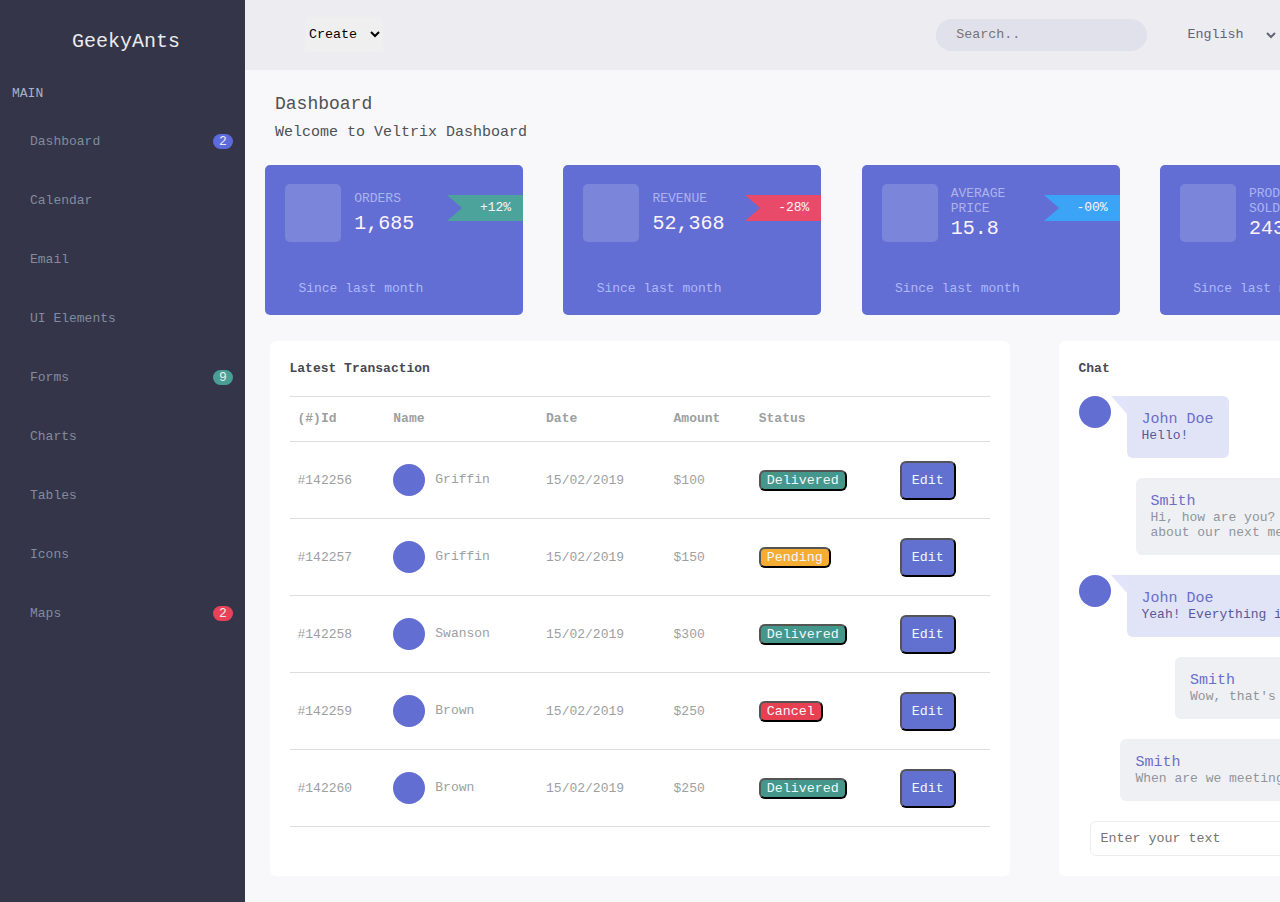
<file: index.html>
<html>
    <head>
        <title>Dashboard</title>
        <link rel="stylesheet" type="text/css" href="css/style.css">
        <link rel="stylesheet" href="https://use.fontawesome.com/releases/v5.7.2/css/all.css" integrity="sha384-fnmOCqbTlWIlj8LyTjo7mOUStjsKC4pOpQbqyi7RrhN7udi9RwhKkMHpvLbHG9Sr" crossorigin="anonymous">
    </head>
    <body>

        <div class="parent-container">

            <div class="container">

                <div class="left-div">
                    
                    <div class="logo">
                        GeekyAnts
                    </div>

                    <div class="title">
                        MAIN
                    </div>

                    <div class="side-links">
                        <ul>
                            <li>
                                <span>
                                    <i class="fa fa-home" aria-hidden="true"></i>
                                    Dashboard
                                </span>
                                <span class="not-dot" style="background-color: #5d6adc; color: #EAEBED;">2</span>
                            </li> 
                            <li>
                                <span>
                                    <i class="fa fa-calendar" aria-hidden="true"></i>
                                    Calendar
                                </span>
                                
                            </li>
                            <li>
                                <span>
                                    <i class="fa fa-envelope" aria-hidden="true"></i>
                                    Email
                                </span>
                                <span class="not-dot"> 
                                    <i class="fa fa-chevron-right" aria-hidden="true"></i>
                                </span>
                            </li>
                            <li>
                                <span>
                                    <i class="fa fa-cube" aria-hidden="true"></i>
                                    UI Elements
                                </span>
                                <span class="not-dot">
                                    <i class="fa fa-chevron-right" aria-hidden="true"></i>
                                </span>
                            </li>
                            <li>
                                <span>
                                    <i class="fa fa-sticky-note" aria-hidden="true"></i>
                                    Forms
                                </span>
                                <span class="not-dot" style="background-color: #499e95; color: #EAEBED;">9</span>
                            </li>
                            <li>
                                <span>
                                    <i class="fa fa-clock" aria-hidden="true"></i>
                                    Charts
                                </span>
                                <span class="not-dot">
                                    <i class="fa fa-chevron-right" aria-hidden="true"></i>
                                </span>
                            </li>
                            <li>
                                <span>
                                    <i class="fa fa-th-large" aria-hidden="true"></i>
                                    Tables
                                </span>
                                <span class="not-dot">
                                    <i class="fa fa-chevron-right" aria-hidden="true"></i>
                                </span>
                            </li>
                            <li>
                                <span>
                                    <i class="fa fa-smile" aria-hidden="true"></i>
                                    Icons
                                </span>
                                <span class="not-dot">
                                    <i class="fa fa-chevron-right" aria-hidden="true"></i>
                                </span>
                            </li>
                            <li>
                                <span>
                                    <i class="fa fa-map-marker" aria-hidden="true"></i>
                                    Maps
                                </span>
                                <span class="not-dot" style="background-color: #e94258; color: #EAEBED;">2</span>
                            </li>
                        </ul>
                    </div>

                </div>

                <div class="right-div">

                    <div class="header">
                        
                        <div class="left-sub-div">

                            <div class="ham">
                                <i class="fa fa-bars" aria-hidden="true"></i>
                            </div>

                            <div class="dropdown">
                                <form>
                                    <select name="action">
                                        <option value="volvo">Create</option>
                                        <option value="saab">Delete</option>
                                    </select>
                                </form>
                            </div>

                        </div>

                        <div class="right-sub-div">

                            <div class="profile-icon">
                                <i class="fa fa-user" aria-hidden="true"></i>
                            </div>

                            <div class="notification">
                                <i class="fa fa-bell"></i>
                            </div>

                            <div class="notification">
                                <i class="fa fa-arrows-alt"></i>
                            </div>

                            <div class="dropdown-lang">
                                <form>
                                    <select name="action">
                                        <option style="background-image: url('images/usa_flag.png'); " value="volvo">English</option>
                                        <option style="background-image: url('')" value="saab">Hindi</option>
                                    </select>
                                </form>
                            </div>

                            <div class="search-bar">
                                <form>
                                    <input type="text" placeholder="Search.." height="32px"> 
                                    <span class="fa fa-search"></span>  
                                </form> 
                            </div>

                        </div>

                    </div>

                    <div class="content">

                        <div class="content-heading">
                            <div class="left-content">
                                <p class="head-main">Dashboard</p>
                                <p class="head-sub" style="font-size: 15px;">Welcome to Veltrix Dashboard</p>
                            </div>

                            <div class="right-content" style="margin-right: 20px;">
                                <button type="button"><i class="fa fa-cog" aria-hidden="true"></i>Settings</button>
                            </div>
                            
                        </div>


                        <div class="card-div">
                            <div class="card">
                                <div class="upper-stat">
                                    
                                    <div class="card-left">
                                        <div class="card-icon" style="color: #fcf3fb; font-size: 30px;">
                                            <i class="fa fa-file" aria-hidden="true"></i>
                                        </div>

                                        <div class="order-stat">
                                            <div style="color: #adb3ef;">
                                                ORDERS
                                            </div>
                                            <div style="font-size:20px;">
                                                1,685
                                            </div>
                                        </div>
                                    </div>

                                    <div class="trend-stat">
                                        <div class="ribbon">
                                            <div class="triangle"></div>
                                            <div style="margin-right: 12px;">+12%</div>    
                                        </div>

                                        <div class="arrow" style="color: #4ca39b;">
                                            <i class="fa fa-arrow-up" aria-hidden="true"></i>
                                        </div>
                                    </div>

                                </div>
                                <div class="lower-stat">
                                    
                                    <div class="timeline">
                                        Since last month
                                    </div>

                                    <div class="arrow-right" style="font-size: 14px;">
                                        <i class="fa fa-arrow-right" aria-hidden="true"></i>
                                    </div>

                                </div>
                            </div>
                            <div class="card">
                                <div class="upper-stat">
                                    
                                    <div class="card-left">
                                        <div class="card-icon" style="color: #fcf3fb; font-size: 30px;">
                                            <i class="fa fa-credit-card" aria-hidden="true"></i>
                                        </div>

                                        <div class="order-stat">
                                            <div style="color: #adb3ef;">
                                                REVENUE
                                            </div>
                                            <div style="font-size:20px;">
                                                52,368
                                            </div>
                                        </div>
                                    </div>

                                    <div class="trend-stat">
                                        <div class="ribbon" style="background-color: #e94a69;">
                                            <div class="triangle"></div>
                                            <div style="margin-right: 12px;">-28% </div>
                                        </div>

                                        <div class="arrow" style="color: #e94a69;">
                                            <i class="fa fa-arrow-down" aria-hidden="true"></i>
                                        </div>
                                    </div>

                                </div>
                                <div class="lower-stat">
                                    
                                    <div class="timeline">
                                        Since last month
                                    </div>

                                    <div class="arrow-right" style="font-size: 14px;">
                                        <i class="fa fa-arrow-right" aria-hidden="true"></i>
                                    </div>

                                </div>
                            </div>
                            <div class="card">
                                <div class="upper-stat">
                                    
                                    <div class="card-left">
                                        <div class="card-icon" style="color: #fcf3fb; font-size: 30px;">
                                            <i class="fa fa-percent" aria-hidden="true"></i>
                                        </div>

                                        <div class="order-stat">
                                            <div class="order-stat-head" style="color: #adb3ef;">
                                                AVERAGE PRICE
                                            </div>
                                            <div style="font-size:20px;">
                                                15.8
                                            </div>
                                        </div>
                                    </div>

                                    <div class="trend-stat">
                                        <div class="ribbon" style="background-color: #3ba4f7;">
                                            <div class="triangle"></div>
                                            <div style="margin-right: 12px;">-00% </div>   
                                        </div>

                                        <div class="arrow" style="color: #4ca39b;">
                                            <i class="fa fa-arrow-up" aria-hidden="true"></i>
                                        </div>
                                    </div>

                                </div>
                                <div class="lower-stat">
                                    
                                    <div class="timeline">
                                        Since last month
                                    </div>

                                    <div class="arrow-right" style="font-size: 14px;">
                                        <i class="fa fa-arrow-right" aria-hidden="true"></i>
                                    </div>

                                </div>
                            </div>
                            <div class="card">
                                <div class="upper-stat">
                                    
                                    <div class="card-left">
                                        <div class="card-icon" style="color: #fcf3fb; font-size: 30px;">
                                            <i class="fa fa-briefcase" aria-hidden="true"></i>
                                        </div>

                                        <div class="order-stat">
                                            <div style="color: #adb3ef;">
                                                PRODUCT SOLD
                                            </div>
                                            <div style="font-size:20px;">
                                                2436
                                            </div>
                                        </div>
                                    </div>

                                    <div class="trend-stat">
                                        <div class="ribbon" style="background-color: #f5d433;">
                                            <div class="triangle"></div>
                                            <div style="margin-right: 12px;">+84% </div>    
                                        </div>

                                        <div class="arrow" style="color: #4ca39b;">
                                            <i class="fa fa-arrow-up" aria-hidden="true"></i>
                                        </div>
                                    </div>

                                </div>
                                <div class="lower-stat">
                                    
                                    <div class="timeline">
                                        Since last month
                                    </div>

                                    <div class="arrow-right" style="font-size: 14px;">
                                        <i class="fa fa-arrow-right" aria-hidden="true"></i>
                                    </div>

                                </div>
                            </div>
                        </div>

                        <div class="bottom-div">
                            
                            <div class="transaction">
                                <span class="head">Latest Transaction</span>
                                <div class="transaction-table">
                                    <table>
                                        <tr>
                                            <th>(#)Id</th>
                                            <th>Name</th>
                                            <th>Date</th>
                                            <th>Amount</th>
                                            <th>Status</th>
                                            <th></th>
                                        </tr>
                                        <tr>
                                            <td>#142256</td>
                                            <td class="name-col">
                                                <div class="profile-icon name-icon">
                                                    <i class="fa fa-user" aria-hidden="true"></i>
                                                </div>
                                                Griffin
                                            </td>
                                            <td>15/02/2019</td>
                                            <td>$100</td>
                                            <td><button style="background-color: #46978b; border-radius: 6px;">Delivered</button></td>
                                            <td><button class="table-button">Edit</button></td>
                                        </tr>
                                        <tr>
                                            <td>#142257</td>
                                            <td class="name-col">
                                                <div class="profile-icon name-icon">
                                                    <i class="fa fa-user" aria-hidden="true"></i>
                                                </div>
                                                Griffin
                                            </td>
                                            <td>15/02/2019</td>
                                            <td>$150</td>
                                            <td><button style="background-color: #f4ac33; border-radius: 6px;">Pending</button></td>
                                            <td><button class="table-button">Edit</button></td>
                                        </tr>
                                        <tr>
                                            <td>#142258</td>
                                            <td class="name-col">
                                                <div class="profile-icon name-icon">
                                                    <i class="fa fa-user" aria-hidden="true"></i>
                                                </div>
                                                Swanson
                                            </td>
                                            <td>15/02/2019</td>
                                            <td>$300</td>
                                            <td><button style="background-color: #46978b; border-radius: 6px;">Delivered</button></td>
                                            <td><button class="table-button">Edit</button></td>
                                        </tr>
                                        <tr>
                                            <td>#142259</td>
                                            <td class="name-col">
                                                <div class="profile-icon name-icon">
                                                    <i class="fa fa-user" aria-hidden="true"></i>
                                                </div>
                                                Brown
                                            </td>
                                            <td>15/02/2019</td>
                                            <td>$250</td>
                                            <td><button style="background-color: #e64053; border-radius: 6px;">Cancel</button></td>
                                            <td><button class="table-button">Edit</button></td>
                                        </tr>
                                        <tr>
                                            <td>#142260</td>
                                            <td class="name-col">
                                                <div class="profile-icon name-icon">
                                                    <i class="fa fa-user" aria-hidden="true"></i>
                                                </div>
                                                Brown
                                            </td>
                                            <td>15/02/2019</td>
                                            <td>$250</td>
                                            <td><button style="background-color: #46978b; border-radius: 6px;;">Delivered</button></td>
                                            <td><button class="table-button">Edit</button></td>
                                        </tr>
                                    </table>
                                </div>
                            </div>

                            <div class="chat">
                                <span class="head">Chat</span>
                                <div class="chat-area">
                                    
                                    <div class="chat-user-1">
                                        <div class="profile-icon">
                                            <i class="fa fa-user" aria-hidden="true"></i>
                                        </div>

                                        <div class="chat-triangle-right"></div>

                                        <div class="chat-text chat-text-left">
                                            <span class="chat-user-name">
                                                John Doe
                                            </span>
                                            <div class="chat-msg">
                                                Hello!
                                            </div>
                                        </div>
                                    </div>

                                    <div class="chat-user-2">
                                        <div class="profile-icon">
                                            <i class="fa fa-user" aria-hidden="true"></i>
                                        </div>
                                        
                                        <div class="chat-triangle-left"></div>

                                        <div class="chat-text chat-text-right" style="width: 180px;">
                                            <span class="chat-user-name">
                                                Smith
                                            </span>
                                            <div class="chat-msg">
                                                Hi, how are you? What about our next meeting?
                                            </div>
                                        </div>
                                    </div>

                                    <div class="chat-user-1">
                                        <div class="profile-icon">
                                            <i class="fa fa-user" aria-hidden="true"></i>
                                        </div>

                                        <div class="chat-triangle-right"></div>

                                        <div class="chat-text chat-text-left">
                                            <span class="chat-user-name">
                                                John Doe
                                            </span>
                                            <div class="chat-msg">
                                                Yeah! Everything is fine.
                                            </div>
                                        </div>
                                    </div>

                                    <div class="chat-user-2">
                                        <div class="profile-icon">
                                            <i class="fa fa-user" aria-hidden="true"></i>
                                        </div>

                                        <div class="chat-triangle-left"></div>

                                        <div class="chat-text chat-text-right">
                                            <span class="chat-user-name">
                                                Smith
                                            </span>
                                            <div class="chat-msg">
                                                Wow, that's great!
                                            </div>
                                        </div>
                                    </div>

                                    <div class="chat-user-2">
                                        <div class="profile-icon">
                                            <i class="fa fa-user" aria-hidden="true"></i>
                                        </div>

                                        <div class="chat-triangle-left"></div>

                                        <div class="chat-text chat-text-right">
                                            <span class="chat-user-name">
                                                Smith
                                            </span>
                                            <div class="chat-msg">
                                                When are we meeting then?
                                            </div>
                                        </div>
                                    </div>

                                </div>
                                <div class="chat-box">
                                    <form>
                                        <input type="text" placeholder="Enter your text">
                                        <button type="button">Send</button>
                                    </form>
                                </div>
                            </div>  

                        </div>

                    </div>

                </div>

            </div>
            
        </div>

    </body>
</html>
</file>
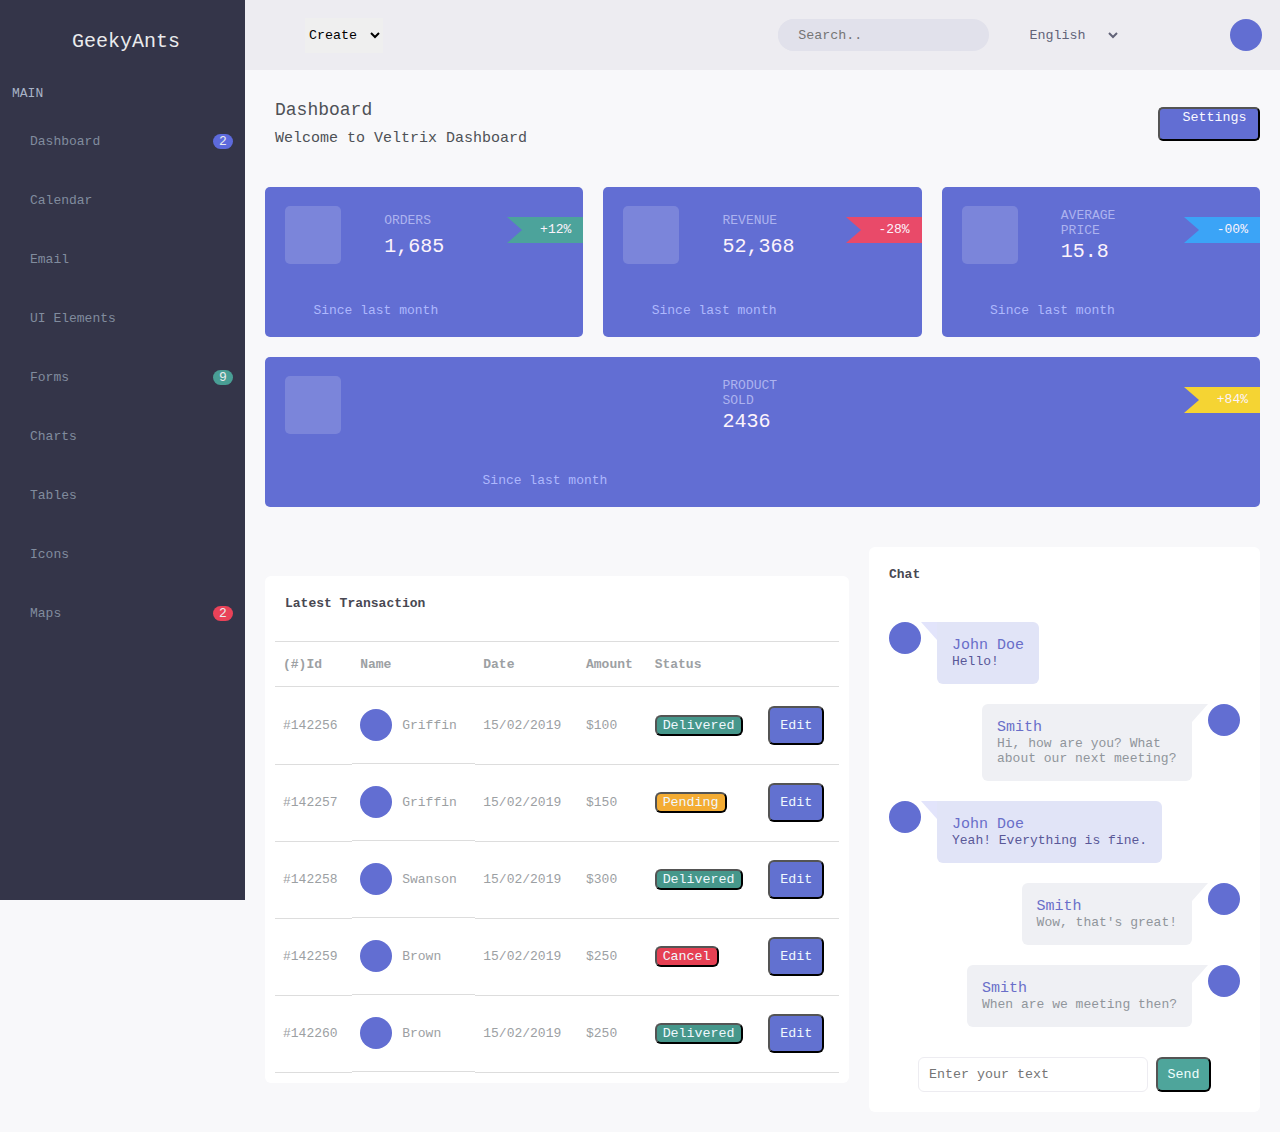
<file: UI/index.html>
<html>
    <head>
        <title>Dashboard</title>
        <link rel="stylesheet" type="text/css" href="css/style.css">
        <link rel="stylesheet" href="https://use.fontawesome.com/releases/v5.7.2/css/all.css" integrity="sha384-fnmOCqbTlWIlj8LyTjo7mOUStjsKC4pOpQbqyi7RrhN7udi9RwhKkMHpvLbHG9Sr" crossorigin="anonymous">
    </head>
    <body>

        <div class="parent-container">

            <div class="container">

                <div class="left-div">
                    
                    <div class="logo">
                        GeekyAnts
                    </div>

                    <div class="title">
                        MAIN
                    </div>

                    <div class="side-links">
                        <ul>
                            <li>
                                <span>
                                    <i class="fa fa-home" aria-hidden="true"></i>
                                    Dashboard
                                </span>
                                <span class="not-dot" style="background-color: #5d6adc; color: #EAEBED;">2</span>
                            </li> 
                            <li>
                                <span>
                                    <i class="fa fa-calendar" aria-hidden="true"></i>
                                    Calendar
                                </span>
                                
                            </li>
                            <li>
                                <span>
                                    <i class="fa fa-envelope" aria-hidden="true"></i>
                                    Email
                                </span>
                                <span class="not-dot"> 
                                    <i class="fa fa-chevron-right" aria-hidden="true"></i>
                                </span>
                            </li>
                            <li>
                                <span>
                                    <i class="fa fa-cube" aria-hidden="true"></i>
                                    UI Elements
                                </span>
                                <span class="not-dot">
                                    <i class="fa fa-chevron-right" aria-hidden="true"></i>
                                </span>
                            </li>
                            <li>
                                <span>
                                    <i class="fa fa-sticky-note" aria-hidden="true"></i>
                                    Forms
                                </span>
                                <span class="not-dot" style="background-color: #499e95; color: #EAEBED;">9</span>
                            </li>
                            <li>
                                <span>
                                    <i class="fa fa-clock" aria-hidden="true"></i>
                                    Charts
                                </span>
                                <span class="not-dot">
                                    <i class="fa fa-chevron-right" aria-hidden="true"></i>
                                </span>
                            </li>
                            <li>
                                <span>
                                    <i class="fa fa-th-large" aria-hidden="true"></i>
                                    Tables
                                </span>
                                <span class="not-dot">
                                    <i class="fa fa-chevron-right" aria-hidden="true"></i>
                                </span>
                            </li>
                            <li>
                                <span>
                                    <i class="fa fa-smile" aria-hidden="true"></i>
                                    Icons
                                </span>
                                <span class="not-dot">
                                    <i class="fa fa-chevron-right" aria-hidden="true"></i>
                                </span>
                            </li>
                            <li>
                                <span>
                                    <i class="fa fa-map-marker" aria-hidden="true"></i>
                                    Maps
                                </span>
                                <span class="not-dot" style="background-color: #e94258; color: #EAEBED;">2</span>
                            </li>
                        </ul>
                    </div>

                </div>

                <div class="right-div">

                    <div class="header">
                        
                        <div class="left-sub-div">

                            <div class="ham">
                                <i class="fa fa-bars" aria-hidden="true"></i>
                            </div>

                            <div class="dropdown">
                                <form>
                                    <select name="action">
                                        <option value="volvo">Create</option>
                                        <option value="saab">Delete</option>
                                    </select>
                                </form>
                            </div>

                        </div>

                        <div class="right-sub-div">

                            <div class="profile-icon">
                                <i class="fa fa-user" aria-hidden="true"></i>
                            </div>

                            <div class="notification">
                                <i class="fa fa-bell"></i>
                            </div>

                            <div class="notification">
                                <i class="fa fa-arrows-alt"></i>
                            </div>

                            <div class="dropdown-lang">
                                <form>
                                    <select name="action">
                                        <option style="background-image: url('images/usa_flag.png'); " value="volvo">English</option>
                                        <option style="background-image: url('')" value="saab">Hindi</option>
                                    </select>
                                </form>
                            </div>

                            <div class="search-bar">
                                <form>
                                    <input type="text" placeholder="Search.." height="32px"> 
                                    <span class="fa fa-search"></span>  
                                </form> 
                            </div>

                        </div>

                    </div>

                    <div class="content">   

                        <div class="content-heading">
                            <div class="left-content">
                                <p class="head-main">Dashboard</p>
                                <p class="head-sub" style="font-size: 15px;">Welcome to Veltrix Dashboard</p>
                            </div>

                            <div class="right-content" style="margin-right: 20px;">
                                <button type="button"><i class="fa fa-cog" aria-hidden="true"></i>Settings</button>
                            </div>
                            
                        </div>


                        <div class="card-div">
                            <div class="card">
                                <div class="upper-stat">
                                    
                                    <div class="card-left">
                                        <div class="card-icon" style="color: #fcf3fb; font-size: 30px;">
                                            <i class="fa fa-file" aria-hidden="true"></i>
                                        </div>

                                        <div class="order-stat">
                                            <div style="color: #adb3ef;">
                                                ORDERS
                                            </div>
                                            <div style="font-size:20px;">
                                                1,685
                                            </div>
                                        </div>
                                    </div>

                                    <div class="trend-stat">
                                        <div class="ribbon">
                                            <div class="triangle"></div>
                                            <div style="margin-right: 12px;">+12%</div>    
                                        </div>

                                        <div class="arrow" style="color: #4ca39b;">
                                            <i class="fa fa-arrow-up" aria-hidden="true"></i>
                                        </div>
                                    </div>

                                </div>
                                <div class="lower-stat">
                                    
                                    <div class="timeline">
                                        Since last month
                                    </div>

                                    <div class="arrow-right" style="font-size: 14px;">
                                        <i class="fa fa-arrow-right" aria-hidden="true"></i>
                                    </div>

                                </div>
                            </div>
                            <div class="card">
                                <div class="upper-stat">
                                    
                                    <div class="card-left">
                                        <div class="card-icon" style="color: #fcf3fb; font-size: 30px;">
                                            <i class="fa fa-credit-card" aria-hidden="true"></i>
                                        </div>

                                        <div class="order-stat">
                                            <div style="color: #adb3ef;">
                                                REVENUE
                                            </div>
                                            <div style="font-size:20px;">
                                                52,368
                                            </div>
                                        </div>
                                    </div>

                                    <div class="trend-stat">
                                        <div class="ribbon" style="background-color: #e94a69;">
                                            <div class="triangle"></div>
                                            <div style="margin-right: 12px;">-28% </div>
                                        </div>

                                        <div class="arrow" style="color: #e94a69;">
                                            <i class="fa fa-arrow-down" aria-hidden="true"></i>
                                        </div>
                                    </div>

                                </div>
                                <div class="lower-stat">
                                    
                                    <div class="timeline">
                                        Since last month
                                    </div>

                                    <div class="arrow-right" style="font-size: 14px;">
                                        <i class="fa fa-arrow-right" aria-hidden="true"></i>
                                    </div>

                                </div>
                            </div>
                            <div class="card">
                                <div class="upper-stat">
                                    
                                    <div class="card-left">
                                        <div class="card-icon" style="color: #fcf3fb; font-size: 30px;">
                                            <i class="fa fa-percent" aria-hidden="true"></i>
                                        </div>

                                        <div class="order-stat">
                                            <div class="order-stat-head" style="color: #adb3ef;">
                                                AVERAGE PRICE
                                            </div>
                                            <div style="font-size:20px;">
                                                15.8
                                            </div>
                                        </div>
                                    </div>

                                    <div class="trend-stat">
                                        <div class="ribbon" style="background-color: #3ba4f7;">
                                            <div class="triangle"></div>
                                            <div style="margin-right: 12px;">-00% </div>   
                                        </div>

                                        <div class="arrow" style="color: #4ca39b;">
                                            <i class="fa fa-arrow-up" aria-hidden="true"></i>
                                        </div>
                                    </div>

                                </div>
                                <div class="lower-stat">
                                    
                                    <div class="timeline">
                                        Since last month
                                    </div>

                                    <div class="arrow-right" style="font-size: 14px;">
                                        <i class="fa fa-arrow-right" aria-hidden="true"></i>
                                    </div>

                                </div>
                            </div>
                            <div class="card">
                                <div class="upper-stat">
                                    
                                    <div class="card-left">
                                        <div class="card-icon" style="color: #fcf3fb; font-size: 30px;">
                                            <i class="fa fa-briefcase" aria-hidden="true"></i>
                                        </div>

                                        <div class="order-stat">
                                            <div style="color: #adb3ef;">
                                                PRODUCT SOLD
                                            </div>
                                            <div style="font-size:20px;">
                                                2436
                                            </div>
                                        </div>
                                    </div>

                                    <div class="trend-stat">
                                        <div class="ribbon" style="background-color: #f5d433;">
                                            <div class="triangle"></div>
                                            <div style="margin-right: 12px;">+84% </div>    
                                        </div>

                                        <div class="arrow" style="color: #4ca39b;">
                                            <i class="fa fa-arrow-up" aria-hidden="true"></i>
                                        </div>
                                    </div>

                                </div>
                                <div class="lower-stat">
                                    
                                    <div class="timeline">
                                        Since last month
                                    </div>

                                    <div class="arrow-right" style="font-size: 14px;">
                                        <i class="fa fa-arrow-right" aria-hidden="true"></i>
                                    </div>

                                </div>
                            </div>
                        </div>

                        <div class="bottom-div">
                            
                            <div class="transaction">
                                <span class="head">Latest Transaction</span>
                                <div class="transaction-table">
                                    <table>
                                        <tr>
                                            <th>(#)Id</th>
                                            <th>Name</th>
                                            <th>Date</th>
                                            <th>Amount</th>
                                            <th>Status</th>
                                            <th></th>
                                        </tr>
                                        <tr>
                                            <td>#142256</td>
                                            <td class="name-col">
                                                <div class="profile-icon name-icon">
                                                    <i class="fa fa-user" aria-hidden="true"></i>
                                                </div>
                                                Griffin
                                            </td>
                                            <td>15/02/2019</td>
                                            <td>$100</td>
                                            <td><button style="background-color: #46978b; border-radius: 6px;">Delivered</button></td>
                                            <td><button class="table-button">Edit</button></td>
                                        </tr>
                                        <tr>
                                            <td>#142257</td>
                                            <td class="name-col">
                                                <div class="profile-icon name-icon">
                                                    <i class="fa fa-user" aria-hidden="true"></i>
                                                </div>
                                                Griffin
                                            </td>
                                            <td>15/02/2019</td>
                                            <td>$150</td>
                                            <td><button style="background-color: #f4ac33; border-radius: 6px;">Pending</button></td>
                                            <td><button class="table-button">Edit</button></td>
                                        </tr>
                                        <tr>
                                            <td>#142258</td>
                                            <td class="name-col">
                                                <div class="profile-icon name-icon">
                                                    <i class="fa fa-user" aria-hidden="true"></i>
                                                </div>
                                                Swanson
                                            </td>
                                            <td>15/02/2019</td>
                                            <td>$300</td>
                                            <td><button style="background-color: #46978b; border-radius: 6px;">Delivered</button></td>
                                            <td><button class="table-button">Edit</button></td>
                                        </tr>
                                        <tr>
                                            <td>#142259</td>
                                            <td class="name-col">
                                                <div class="profile-icon name-icon">
                                                    <i class="fa fa-user" aria-hidden="true"></i>
                                                </div>
                                                Brown
                                            </td>
                                            <td>15/02/2019</td>
                                            <td>$250</td>
                                            <td><button style="background-color: #e64053; border-radius: 6px;">Cancel</button></td>
                                            <td><button class="table-button">Edit</button></td>
                                        </tr>
                                        <tr>
                                            <td>#142260</td>
                                            <td class="name-col">
                                                <div class="profile-icon name-icon">
                                                    <i class="fa fa-user" aria-hidden="true"></i>
                                                </div>
                                                Brown
                                            </td>
                                            <td>15/02/2019</td>
                                            <td>$250</td>
                                            <td><button style="background-color: #46978b; border-radius: 6px;;">Delivered</button></td>
                                            <td><button class="table-button">Edit</button></td>
                                        </tr>
                                    </table>
                                </div>
                            </div>

                            <div class="chat">
                                <span class="head">Chat</span>
                                <div class="chat-area">
                                    
                                    <div class="chat-user-1">
                                        <div class="profile-icon">
                                            <i class="fa fa-user" aria-hidden="true"></i>
                                        </div>

                                        <div class="chat-triangle-right"></div>

                                        <div class="chat-text chat-text-left">
                                            <span class="chat-user-name">
                                                John Doe
                                            </span>
                                            <div class="chat-msg">
                                                Hello!
                                            </div>
                                        </div>
                                    </div>

                                    <div class="chat-user-2">
                                        <div class="profile-icon">
                                            <i class="fa fa-user" aria-hidden="true"></i>
                                        </div>
                                        
                                        <div class="chat-triangle-left"></div>

                                        <div class="chat-text chat-text-right" style="width: 180px;">
                                            <span class="chat-user-name">
                                                Smith
                                            </span>
                                            <div class="chat-msg">
                                                Hi, how are you? What about our next meeting?
                                            </div>
                                        </div>
                                    </div>

                                    <div class="chat-user-1">
                                        <div class="profile-icon">
                                            <i class="fa fa-user" aria-hidden="true"></i>
                                        </div>

                                        <div class="chat-triangle-right"></div>

                                        <div class="chat-text chat-text-left">
                                            <span class="chat-user-name">
                                                John Doe
                                            </span>
                                            <div class="chat-msg">
                                                Yeah! Everything is fine.
                                            </div>
                                        </div>
                                    </div>

                                    <div class="chat-user-2">
                                        <div class="profile-icon">
                                            <i class="fa fa-user" aria-hidden="true"></i>
                                        </div>

                                        <div class="chat-triangle-left"></div>

                                        <div class="chat-text chat-text-right">
                                            <span class="chat-user-name">
                                                Smith
                                            </span>
                                            <div class="chat-msg">
                                                Wow, that's great!
                                            </div>
                                        </div>
                                    </div>

                                    <div class="chat-user-2">
                                        <div class="profile-icon">
                                            <i class="fa fa-user" aria-hidden="true"></i>
                                        </div>

                                        <div class="chat-triangle-left"></div>

                                        <div class="chat-text chat-text-right">
                                            <span class="chat-user-name">
                                                Smith
                                            </span>
                                            <div class="chat-msg">
                                                When are we meeting then?
                                            </div>
                                        </div>
                                    </div>

                                </div>
                                <div class="chat-box">
                                    <form>
                                        <input type="text" placeholder="Enter your text">
                                        <button type="button">Send</button>
                                    </form>
                                </div>
                            </div>  

                        </div>

                    </div> 

                </div>

            </div>
            
        </div>

    </body>
</html>
</file>
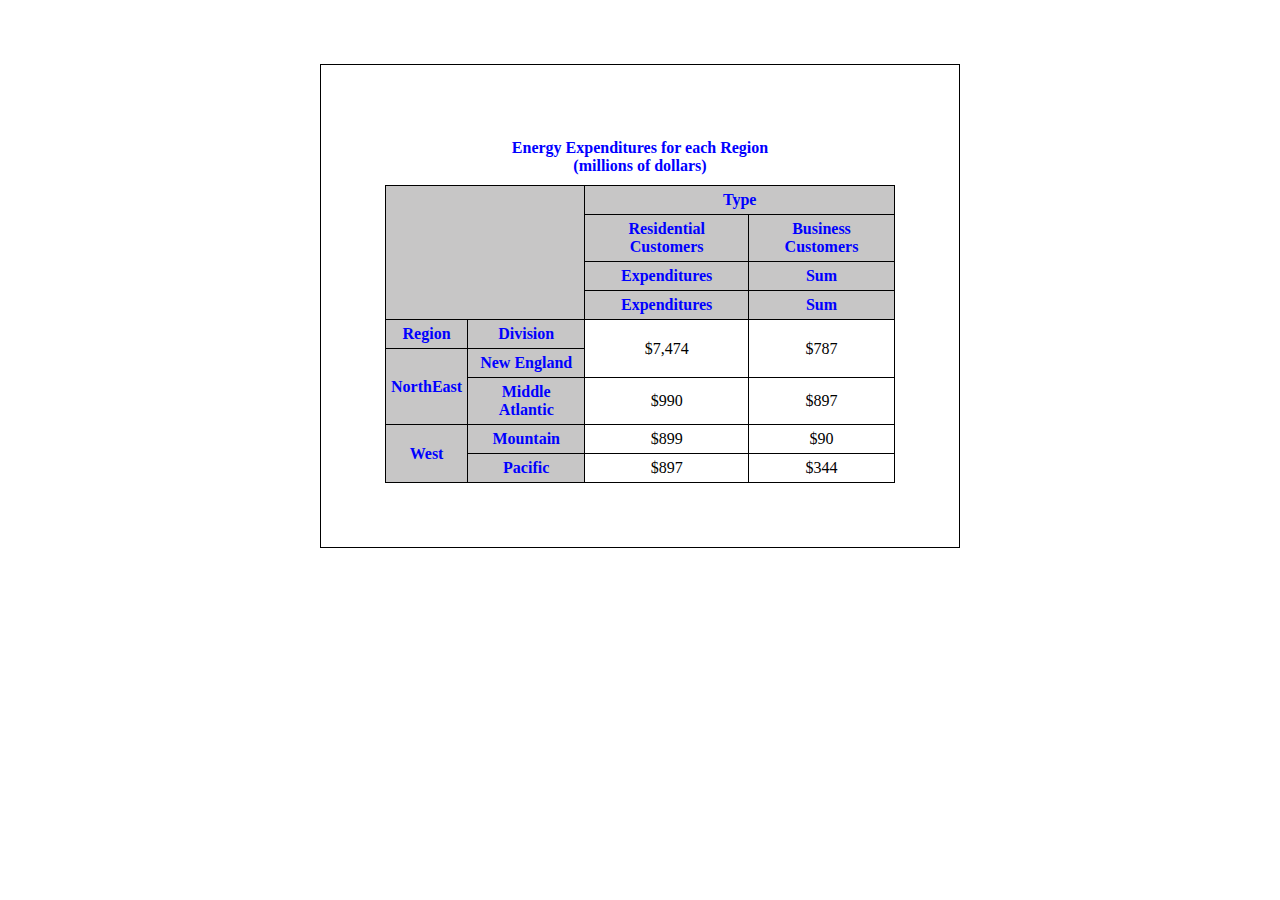
<file: UI/table.html>
<html>
    <head>
        <title>Table</title>

        <style>

            body{
                margin: 0px;
            }
            
            .wrapper{
                border: 1px solid black;
                background-color: white;
                width: fit-content;
                padding: 5%;
                position: absolute;
                margin: 5% 25%;
            }

            table{
                border-collapse: collapse;
            }

            table td{
                padding: 5px;
                border: 1px black solid;
            }

            td{
                text-align: center;
            }

            tr{
                padding: 5px;
            }

            .thead{
                text-align: center;
                padding: 2%;
                color: blue;
                font-weight: bold;
            }

            th{
                color: blue;
                background-color: #C7C6C6;
                border: 1px black solid;
            }

        </style>

    </head>

    <body>

        <div class="wrapper">
            <div class="thead">Energy Expenditures for each Region <br> (millions of dollars)</div>
            <table border="1px" cellpadding="5px"> 
                <tr>
                    <th rowspan="4" colspan="2"></th>
                    <th colspan="2">Type</th>
                </tr>
                <tr>
                    <th>Residential Customers</th>
                    <th></td>Business Customers</th>
                </tr>
                <tr>
                    <th>Expenditures</th>
                    <th>Sum</th>
                </tr>
                <tr>
                    <th>Expenditures</th>
                    <th>Sum</th>
                </tr>
                <tr>
                    <th>Region</th>
                    <th>Division</th>
                    <td rowspan="2">$7,474</td>
                    <td rowspan="2">$787</td>
                </tr>
                <tr>
                    <th rowspan="2">NorthEast</th>
                    <th>New England</th>
                    
                </tr>
                <tr>
                    <th>Middle Atlantic</th>
                    <td>$990</td>
                    <td>$897</td>
                </tr>
                <tr>
                    <th rowspan="2">West</th>
                    <th>Mountain</th>
                    <td>$899</td>
                    <td>$90</td>
                </tr>
                <tr>
                    <th>Pacific</th>
                    <td>$897</td>
                    <td>$344</td>
                </tr>
            </table>
        </div>

    </body>
</html>
</file>
<file: css/style.css>
*{
    font-family: monospace;
}

body{
    margin: 0%;
}

.container{
    display: flex;
    flex-direction: row;
}

.left-div{
    width: 245px;
    height: 902px;
    background-color: #343549;
    display: flex;
    flex-direction: column;
}

.right-div{
    width: 1193px;
    height: 902px;
    display: flex;
    flex-direction: column;
}

.header{
    background-color: #EDECF1;
    height: 70px;
    display: flex;
    flex-direction: row;
    justify-content: space-between;
    
}

.content{
    background-color: #F8F8FA;
    height: 833px;
    display: flex;
    flex-direction: column;
}

.content-heading{
    height: 95px;
    width: 1193px;
    display: flex;
    flex-direction: row;
    justify-content: space-between;
    align-items: center;
}

.right-content button{
    height: 34px;
    width: 102px;
    border-radius: 5px;
    background-color: #626ED3;
    color: #FAF9FF;
    display: flex;
    justify-content: space-around;
}

.card-div{
    height: 152px;
    width: 1193px;
    display: flex;
    flex-direction: row;
    justify-content: space-around;
}

.card{
    width: 258px;
    height: 150px;
    background-color: #626ED3;
    border-radius: 5px;
    display: flex;
    flex-direction: column;
    justify-content: space-around;
}

.bottom-div{
    height: 583px;
    width: 1193px;
    background-color: #F8F8FA;
    display: flex;
    flex-direction: row;
    justify-content: space-around;
    align-items: center;
}

.transaction{
    height: 535px;
    width: 740px;
    background-color: #FFFFFF;   
    display: flex;
    flex-direction: column;   
    border-radius: 6px;
}

.head{
    margin-top: 20px;
    margin-left: 20px;
    font-weight: bold;
    color: #484852;
}

.transaction-table{
    margin: 20px;
}

.transaction-table button{
    color: #f0f8fe;
}

table {
    border-collapse: collapse;
    width: 100%;
    color: #9ca0a3;
}

table th{
    border-top: 1px solid #ddd;
    font-weight: bold;
}
  
th, td {
    padding: 8px;
    text-align: left;
    border-bottom: 1px solid #ddd;
}

.table-button{
    background-color: #6271d0; 
    padding: 10px; 
    border-radius: 6px;
}

.name-col{
    display: flex;
    flex-direction: row;
    justify-content: flex-start;
    align-items: center;
}

.name-icon{
    margin-right: 10px;
}

th{
    height: 45px;
}

td{
    height: 60px;
}

.chat{
    width: 355px;
    height: 535px;;
    background-color: #FFFFFF;
    display: flex;
    flex-direction: column;
    border-radius: 6px;
}

.logo{
    color: #EAEBED;
    font-size: 20px;
    padding: 30px 72px;
}

.title{
    color: #A8B3C7;
    padding: 3px 12px;
}

.side-links ul{
    list-style-type: none;
    color: #818C9E;
    width: 100%;
    box-sizing: border-box;
    margin-left: 0px;
    padding: 0px;
}

.side-links li{
    height: 25px;
    padding: 17px 12px;
    display: flex;
    justify-content: space-between;
}
.not-dot .fa{
    margin: 0;
}

.not-dot{
    display: flex;
    align-items: center;
    border-radius: 10px;
    width: 20;
    height: fit-content;
    justify-content: space-around;
}

.side-links li:hover{
    background-color: #393C4F;
    color: #EAEBED;
}

.side-links i{
    margin-right: 18px;
}

.ham{
    width: 60px;
    text-align: center;
    font-size: 20px;
    color: #596481;
}

form{
    margin: 0;
}

.dropdown select{
    width: 78px;
    height: 35px;
    border: none;
}

.left-sub-div{
    display: flex;
    flex-direction: row;
    align-items: center;
}

.right-sub-div{
    display: flex;
    flex-direction: row-reverse;
    align-items: center;
    width: 520px;
    justify-content: space-around;
    color: #888a99;
}

.profile-icon{
    border-radius: 50%;
    background-color: #626ed2;
    height: 32px;
    width: 32px;
    display: flex;
    justify-content: space-around;
    align-items: center;

}

.search-bar{
    border-radius: 20px;
    background-color: #E1E1EB;
}

.search-bar input{
    width: 196px;
    height: 32px;
    background-color: #E1E1EB;
    border: none;
    border-radius: 32px;
    padding-left: 20px;
}

.dropdown-lang select{
    border: none;
    background-color: inherit;
    color: #626378;
    height: 32px;
    width: 95px;
}

.search-bar .fa-search { 
    top: 24px;
    left: 7px;
    font-size: 15px;
    margin-right: 15px;
}

.head-main, .head-sub{
    width: fit-content;
    font-size: 18px;
    padding-left: 30px;
    color: #4E5156;
    margin: 0px;
}

.head-main{
    margin-bottom: 10px;
}

.upper-stat{
    height: 58px;
    display: flex;
    flex-direction: row;
    justify-content: space-between;
    align-items: center;
}

.lower-stat{
    color: #aeb8fd;
    display: flex;
    justify-content: space-around;
}

.card-left{
    display: flex;
    flex-direction: row;
    justify-content: space-between;
    width: 50%;
    margin-left: 20;
}

.card-icon{
    width: 56px;
    height: 58px;
    background-color: #7b85da;
    display: flex;
    justify-content: space-evenly;
    align-items: center;
    border-radius: 5px;
}

.order-stat{
    width: 60px;
    height: inherit;
    display: flex;
    flex-direction: column;
    justify-content: space-evenly;
    color: #fcf3fb;
}

.trend-stat{
    width: 82px;
    height: inherit;
    display: flex;
    flex-direction: column;
    justify-content: space-evenly;
}

.ribbon{
    width: 76px;
    height: 26px;
    background-color: #4ca39b;
    display: flex;
    align-items: center;
    justify-content: space-between;
    margin-left: 6px;
    color: #fcf3fb;
}

.triangle{
    width: 0;
    height: 0;
    border-top: 13px solid transparent;
    border-bottom: 13px solid transparent;
    border-left: 15px solid #626ED3;
}

.chat-area{
    display: flex;
    flex-direction: column;
    overflow: scroll;
    padding: 10px;
}

.chat-user-1{
    display: flex;
    flex-direction: row;
    padding: 10px;
}

.chat-user-2{
    display: flex;
    flex-direction: row-reverse;
    padding: 10px;
}

.chat-text{
    display: flex;
    flex-direction: column;
    padding: 15px;
    border-radius: 6px;
}

.chat-user-name{
    font-size: 15px;
    color: #696ec9;
}

.chat-box{
    padding: 10px;
    display: flex;
    justify-content: space-around;
}



.chat-triangle-left{
    width: 0px;
    height: 0px;
    border-bottom: 18px solid transparent;
    border-left: 16px solid #eff0f4;
}

.chat-triangle-right{
    width: 0px;
    height: 0px;
    border-bottom: 18px solid transparent;
    border-right: 16px solid #e2e4fb;
}

.chat-text-right{
    margin-left: 30px;
    border-top-right-radius: 0px;
    background-color: #eff0f4;
    color: #90959b;
}

.chat-text-left{
    background-color: #e1e4f7;
    border-top-left-radius: 0px;
}

.chat-text-left .chat-msg{
    color: #595797;
}

.chat-box{
    display: flex;
    justify-content: space-around;
}

.chat-box input{
    width: 230px;
    height: 35px;
    margin-bottom: 10px;
    border-radius: 6px;
    padding-left: 10px;
    border: 1px solid #edecf1;
}

.chat-box button{
    width: 55px;
    height: 35px;
    background-color: #4ea59b;
    color: #eefefe;
    border-radius: 6px;
}
</file>
<file: UI/css/style.css>
*{
    font-family: monospace;
}

body{
    margin: 0%;
}

.container{
    display: flex;
}

.left-div{
    width: 245px;
    height: 100vh;
    background-color: #343549;
    position: fixed;
    top: 0px;
    left: 0px;
    bottom: 0px;
}

.right-div{
    flex: 1;
}

.header{
    background-color: #EDECF1;
    height: 70px;
    display: flex;
    justify-content: space-between;
    position: fixed;
    flex-wrap: wrap;
    left: 245px;
    right: 0px;
    top: 0px;
}

.content{
    background-color: #F8F8FA;
    display: flex;
    flex-direction: column;
    padding-left: 245px;
    padding-top: 80px;
}

.content-heading{
    display: flex;
    justify-content: space-between;
    align-items: center;
    padding-bottom: 20px;
    padding-top: 20px;
    flex-wrap: wrap;
}

.right-content button{
    height: 34px;
    width: 102px;
    border-radius: 5px;
    background-color: #626ED3;
    color: #FAF9FF;
    display: flex;
    justify-content: space-around;
}

.card-div{
    display: flex;
    flex-wrap: wrap;
    padding: 10px;
}

.card{
    width: 258px;
    height: 150px;
    background-color: #626ED3;
    border-radius: 5px;
    flex: auto;
    margin: 10px;
    display: flex;
    flex-direction: column;
    justify-content: space-around;

}

.bottom-div{
    background-color: #F8F8FA;
    display: flex;
    justify-content: space-around;
    align-items: center;
    flex-wrap: wrap;
    padding: 10px
}

.transaction{
    background-color: #FFFFFF;   
    display: flex;
    flex-direction: column;   
    border-radius: 6px;
    overflow-x: auto;
    flex: auto;
    margin: 10;
}

.head{
    padding: 20px;
    font-weight: bold;
    color: #484852;
}

.transaction-table{
    padding: 10px;
}

.transaction-table button{
    color: #f0f8fe;
}

table {
    border-collapse: collapse;
    width: 100%;
    color: #9ca0a3;
}

table th{
    border-top: 1px solid #ddd;
    font-weight: bold;
}
  
th, td {
    padding: 8px;
    text-align: left;
    border-bottom: 1px solid #ddd;
}

.table-button{
    background-color: #6271d0; 
    padding: 10px; 
    border-radius: 6px;
}

.name-col{
    display: flex;
    justify-content: flex-start;
    align-items: center;
}

.name-icon{
    margin-right: 10px;
}

th{
    height: 45px;
}

td{
    height: 60px;
}

.chat{
    background-color: #FFFFFF;
    display: flex;
    flex-direction: column;
    border-radius: 6px;
    flex: auto;
    margin: 10px;
}


.logo{
    color: #EAEBED;
    font-size: 20px;
    padding: 30px 72px;
}

.title{
    color: #A8B3C7;
    padding: 3px 12px;
}

.side-links ul{
    list-style-type: none;
    color: #818C9E;
    width: 100%;
    box-sizing: border-box;
    margin-left: 0px;
    padding: 0px;
}

.side-links li{
    height: 25px;
    padding: 17px 12px;
    display: flex;
    justify-content: space-between;
}
.not-dot .fa{
    margin: 0;
}

.not-dot{
    display: flex;
    align-items: center;
    border-radius: 10px;
    width: 20;
    height: fit-content;
    justify-content: space-around;
}

.side-links li:hover{
    background-color: #393C4F;
    color: #EAEBED;
}

.side-links i{
    margin-right: 18px;
}

.ham{
    width: 60px;
    text-align: center;
    font-size: 20px;
    color: #596481;
}

form{
    margin: 0;
}

.dropdown select{
    width: 78px;
    height: 35px;
    border: none;
}

.left-sub-div{
    display: flex;
    align-items: center;
}

.right-sub-div{
    display: flex;
    flex-direction: row-reverse;
    align-items: center;
    width: 520px;
    justify-content: space-around;
    color: #888a99;
}

.profile-icon{
    border-radius: 50%;
    background-color: #626ed2;
    height: 32px;
    width: 32px;
    display: flex;
    justify-content: space-around;
    align-items: center;

}

.search-bar{
    border-radius: 20px;
    background-color: #E1E1EB;
}

.search-bar input{
    width: 196px;
    height: 32px;
    background-color: #E1E1EB;
    border: none;
    border-radius: 32px;
    padding-left: 20px;
}

.dropdown-lang select{
    border: none;
    background-color: inherit;
    color: #626378;
    height: 32px;
    width: 95px;
}

.search-bar .fa-search { 
    top: 24px;
    left: 7px;
    font-size: 15px;
    margin-right: 15px;
}

.head-main, .head-sub{
    width: fit-content;
    font-size: 18px;
    padding-left: 30px;
    color: #4E5156;
    margin: 0px;
}

.head-main{
    margin-bottom: 10px;
}

.upper-stat{
    height: 58px;
    display: flex;
    justify-content: space-between;
    align-items: center;
}

.lower-stat{
    color: #aeb8fd;
    display: flex;
    justify-content: space-around;
}

.card-left{
    display: flex;
    justify-content: space-between;
    width: 50%;
    margin-left: 20;
}

.card-icon{
    width: 56px;
    height: 58px;
    background-color: #7b85da;
    display: flex;
    justify-content: space-evenly;
    align-items: center;
    border-radius: 5px;
}

.order-stat{
    width: 60px;
    height: inherit;
    display: flex;
    flex-direction: column;
    justify-content: space-evenly;
    color: #fcf3fb;
}

.trend-stat{
    width: 82px;
    height: inherit;
    display: flex;
    flex-direction: column;
    justify-content: space-evenly;
}

.ribbon{
    width: 76px;
    height: 26px;
    background-color: #4ca39b;
    display: flex;
    align-items: center;
    justify-content: space-between;
    margin-left: 6px;
    color: #fcf3fb;
}

.triangle{
    width: 0;
    height: 0;
    border-top: 13px solid transparent;
    border-bottom: 13px solid transparent;
    border-left: 15px solid #626ED3;
}

.chat-area{
    display: flex;
    flex-direction: column;
    overflow: scroll;
    padding: 10px;
}

.chat-user-1{
    display: flex;
    padding: 10px;
}

.chat-user-2{
    display: flex;
    flex-direction: row-reverse;
    padding: 10px;
}

.chat-text{
    display: flex;
    flex-direction: column;
    padding: 15px;
    border-radius: 6px;
}

.chat-user-name{
    font-size: 15px;
    color: #696ec9;
}

.chat-box{
    padding: 10px;
    display: flex;
    justify-content: space-around;
}



.chat-triangle-left{
    width: 0px;
    height: 0px;
    border-bottom: 18px solid transparent;
    border-left: 16px solid #eff0f4;
}

.chat-triangle-right{
    width: 0px;
    height: 0px;
    border-bottom: 18px solid transparent;
    border-right: 16px solid #e2e4fb;
}

.chat-text-right{
    margin-left: 30px;
    border-top-right-radius: 0px;
    background-color: #eff0f4;
    color: #90959b;
}

.chat-text-left{
    background-color: #e1e4f7;
    border-top-left-radius: 0px;
}

.chat-text-left .chat-msg{
    color: #595797;
}

.chat-box{
    display: flex;
    justify-content: space-around;
}

.chat-box input{
    width: 230px;
    height: 35px;
    margin-bottom: 10px;
    border-radius: 6px;
    padding-left: 10px;
    border: 1px solid #edecf1;
}

.chat-box button{
    width: 55px;
    height: 35px;
    background-color: #4ea59b;
    color: #eefefe;
    border-radius: 6px;
}
</file>
